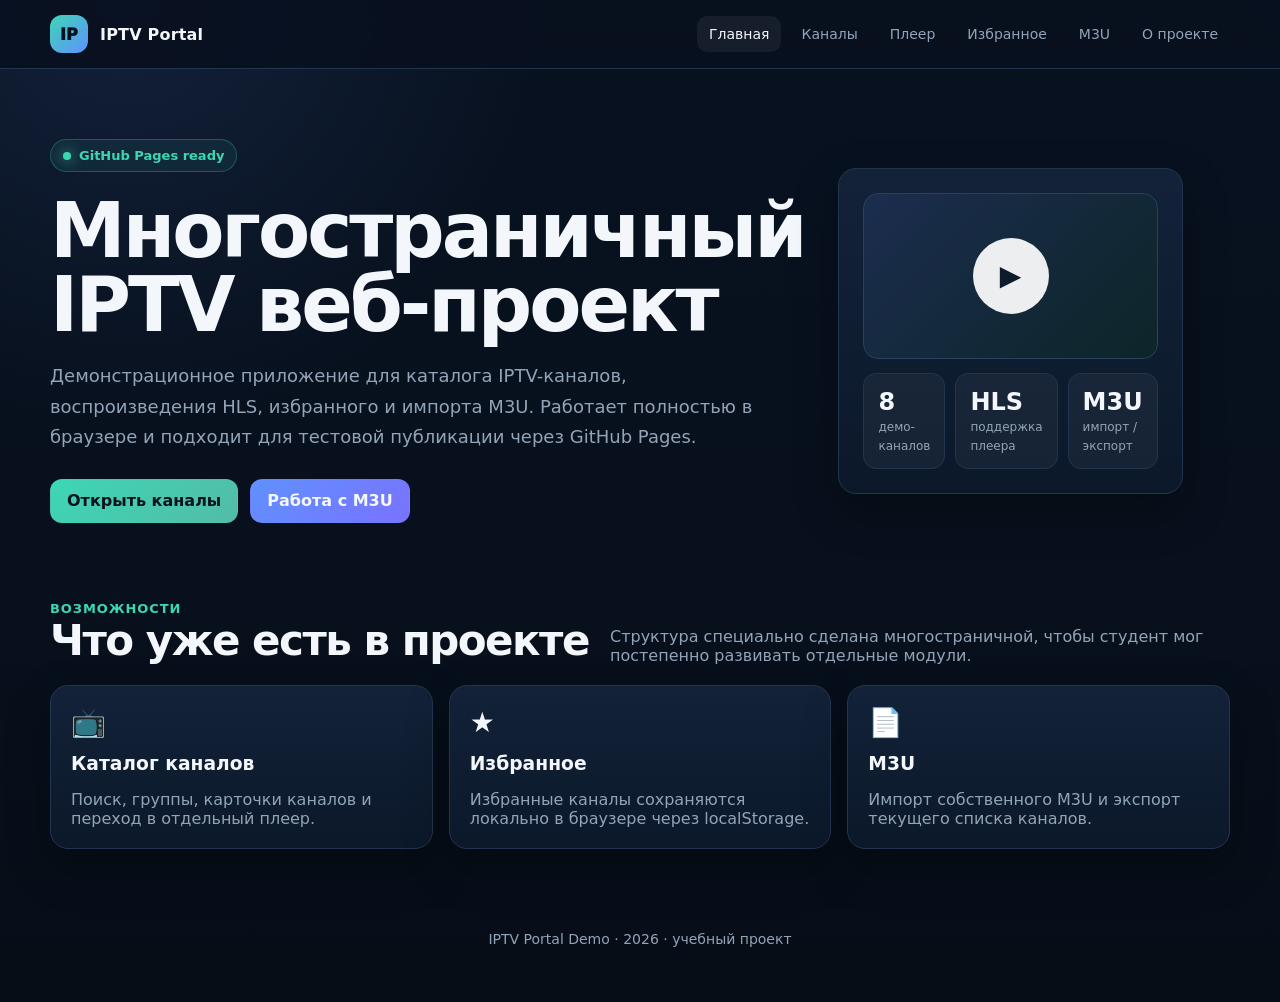
<file: index.html>
<!doctype html><html lang="ru"><head><meta charset="utf-8"><meta name="viewport" content="width=device-width,initial-scale=1"><title>IPTV Portal Demo</title><link rel="stylesheet" href="assets/css/styles.css"></head>
<body>
<header class="topbar"><div class="container nav"><a class="brand" href="index.html"><span class="logo">IP</span> IPTV Portal</a><button class="mobile-menu">☰</button><nav class="navlinks"><a class="active" href="index.html">Главная</a><a href="channels.html">Каналы</a><a href="player.html">Плеер</a><a href="favorites.html">Избранное</a><a href="playlist.html">M3U</a><a href="about.html">О проекте</a></nav></div></header>
<main>
<section class="container hero">
<div><span class="badge"><span class="dot"></span> GitHub Pages ready</span><h1>Многостраничный<br>IPTV веб-проект</h1><p class="lead">Демонстрационное приложение для каталога IPTV-каналов, воспроизведения HLS, избранного и импорта M3U. Работает полностью в браузере и подходит для тестовой публикации через GitHub Pages.</p><div class="actions"><a class="btn primary" href="channels.html">Открыть каналы</a><a class="btn secondary" href="playlist.html">Работа с M3U</a></div></div>
<div class="hero-card"><div class="screen"><div class="playmark">▶</div></div><div class="mini-stats"><div class="stat"><strong>8</strong><span>демо-каналов</span></div><div class="stat"><strong>HLS</strong><span>поддержка плеера</span></div><div class="stat"><strong>M3U</strong><span>импорт / экспорт</span></div></div></div>
</section>
<section class="section"><div class="container"><div class="section-head"><div><div class="kicker">Возможности</div><h2>Что уже есть в проекте</h2></div><p>Структура специально сделана многостраничной, чтобы студент мог постепенно развивать отдельные модули.</p></div>
<div class="grid grid-3"><div class="card feature"><div class="icon">📺</div><h3>Каталог каналов</h3><p>Поиск, группы, карточки каналов и переход в отдельный плеер.</p></div><div class="card feature"><div class="icon">★</div><h3>Избранное</h3><p>Избранные каналы сохраняются локально в браузере через localStorage.</p></div><div class="card feature"><div class="icon">📄</div><h3>M3U</h3><p>Импорт собственного M3U и экспорт текущего списка каналов.</p></div></div></div></section>
</main><footer><div class="container">IPTV Portal Demo · <span data-year></span> · учебный проект</div></footer><script src="assets/js/common.js"></script></body></html>
</file>
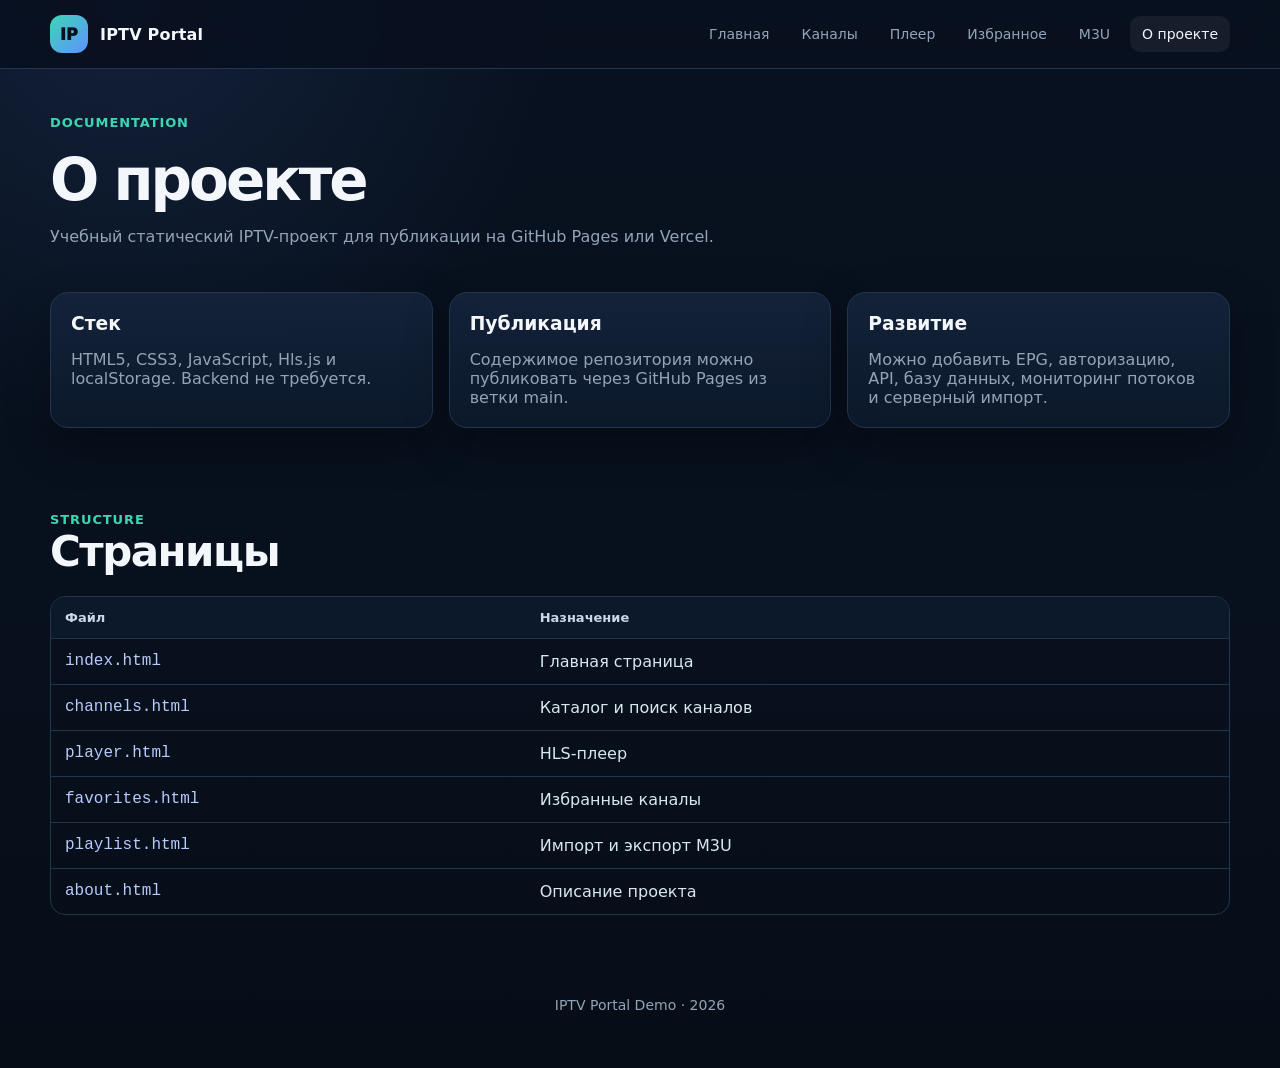
<file: about.html>
<!doctype html><html lang="ru"><head><meta charset="utf-8"><meta name="viewport" content="width=device-width,initial-scale=1"><title>О проекте — IPTV Portal</title><link rel="stylesheet" href="assets/css/styles.css"></head><body>
<header class="topbar"><div class="container nav"><a class="brand" href="index.html"><span class="logo">IP</span> IPTV Portal</a><button class="mobile-menu">☰</button><nav class="navlinks"><a href="index.html">Главная</a><a href="channels.html">Каналы</a><a href="player.html">Плеер</a><a href="favorites.html">Избранное</a><a href="playlist.html">M3U</a><a class="active" href="about.html">О проекте</a></nav></div></header>
<main class="container"><section class="page-head"><div class="kicker">Documentation</div><h1 style="font-size:clamp(38px,5vw,58px)">О проекте</h1><p>Учебный статический IPTV-проект для публикации на GitHub Pages или Vercel.</p></section>
<section class="section" style="padding-top:10px"><div class="grid grid-3"><div class="card feature"><h3>Стек</h3><p>HTML5, CSS3, JavaScript, Hls.js и localStorage. Backend не требуется.</p></div><div class="card feature"><h3>Публикация</h3><p>Содержимое репозитория можно публиковать через GitHub Pages из ветки main.</p></div><div class="card feature"><h3>Развитие</h3><p>Можно добавить EPG, авторизацию, API, базу данных, мониторинг потоков и серверный импорт.</p></div></div></section>
<section class="section"><div class="section-head"><div><div class="kicker">Structure</div><h2>Страницы</h2></div></div><div class="table-wrap"><table><thead><tr><th>Файл</th><th>Назначение</th></tr></thead><tbody><tr><td class="code">index.html</td><td>Главная страница</td></tr><tr><td class="code">channels.html</td><td>Каталог и поиск каналов</td></tr><tr><td class="code">player.html</td><td>HLS-плеер</td></tr><tr><td class="code">favorites.html</td><td>Избранные каналы</td></tr><tr><td class="code">playlist.html</td><td>Импорт и экспорт M3U</td></tr><tr><td class="code">about.html</td><td>Описание проекта</td></tr></tbody></table></div></section></main>
<footer><div class="container">IPTV Portal Demo · <span data-year></span></div></footer><script src="assets/js/common.js"></script></body></html>
</file>
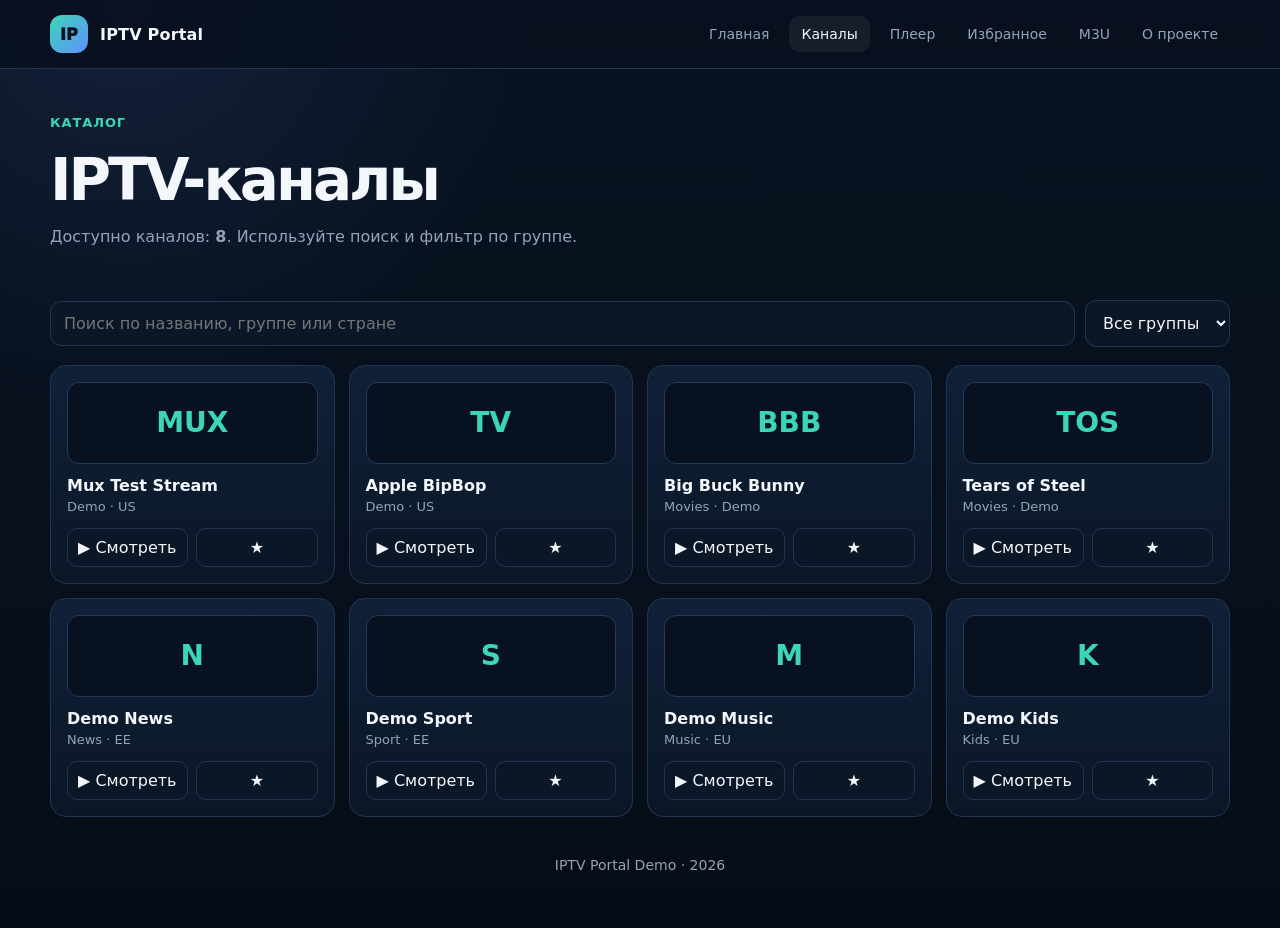
<file: channels.html>
<!doctype html><html lang="ru"><head><meta charset="utf-8"><meta name="viewport" content="width=device-width,initial-scale=1"><title>Каналы — IPTV Portal</title><link rel="stylesheet" href="assets/css/styles.css"></head><body>
<header class="topbar"><div class="container nav"><a class="brand" href="index.html"><span class="logo">IP</span> IPTV Portal</a><button class="mobile-menu">☰</button><nav class="navlinks"><a href="index.html">Главная</a><a class="active" href="channels.html">Каналы</a><a href="player.html">Плеер</a><a href="favorites.html">Избранное</a><a href="playlist.html">M3U</a><a href="about.html">О проекте</a></nav></div></header>
<main class="container"><section class="page-head"><div class="kicker">Каталог</div><h1 style="font-size:clamp(38px,5vw,58px)">IPTV-каналы</h1><p>Доступно каналов: <strong id="channelCount">0</strong>. Используйте поиск и фильтр по группе.</p></section>
<div class="toolbar"><input id="search" class="search" placeholder="Поиск по названию, группе или стране"><select id="group" class="select"></select></div><div id="channelGrid" class="channel-grid"></div></main>
<footer><div class="container">IPTV Portal Demo · <span data-year></span></div></footer><script src="assets/js/common.js"></script><script src="assets/js/channels.js"></script></body></html>
</file>
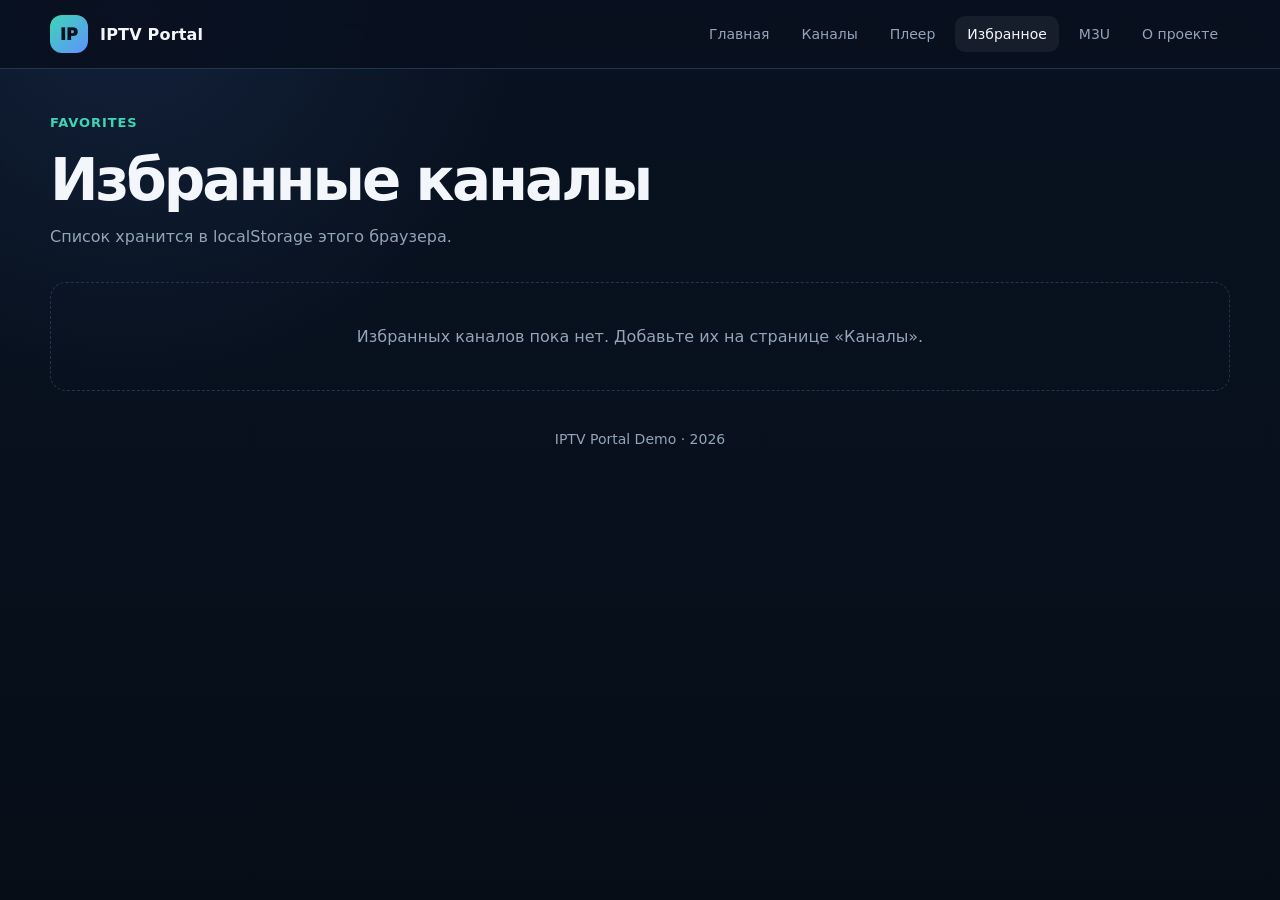
<file: favorites.html>
<!doctype html><html lang="ru"><head><meta charset="utf-8"><meta name="viewport" content="width=device-width,initial-scale=1"><title>Избранное — IPTV Portal</title><link rel="stylesheet" href="assets/css/styles.css"></head><body>
<header class="topbar"><div class="container nav"><a class="brand" href="index.html"><span class="logo">IP</span> IPTV Portal</a><button class="mobile-menu">☰</button><nav class="navlinks"><a href="index.html">Главная</a><a href="channels.html">Каналы</a><a href="player.html">Плеер</a><a class="active" href="favorites.html">Избранное</a><a href="playlist.html">M3U</a><a href="about.html">О проекте</a></nav></div></header>
<main class="container"><section class="page-head"><div class="kicker">Favorites</div><h1 style="font-size:clamp(38px,5vw,58px)">Избранные каналы</h1><p>Список хранится в localStorage этого браузера.</p></section><div id="channelGrid" class="channel-grid"></div></main>
<footer><div class="container">IPTV Portal Demo · <span data-year></span></div></footer><script src="assets/js/common.js"></script><script src="assets/js/favorites.js"></script></body></html>
</file>
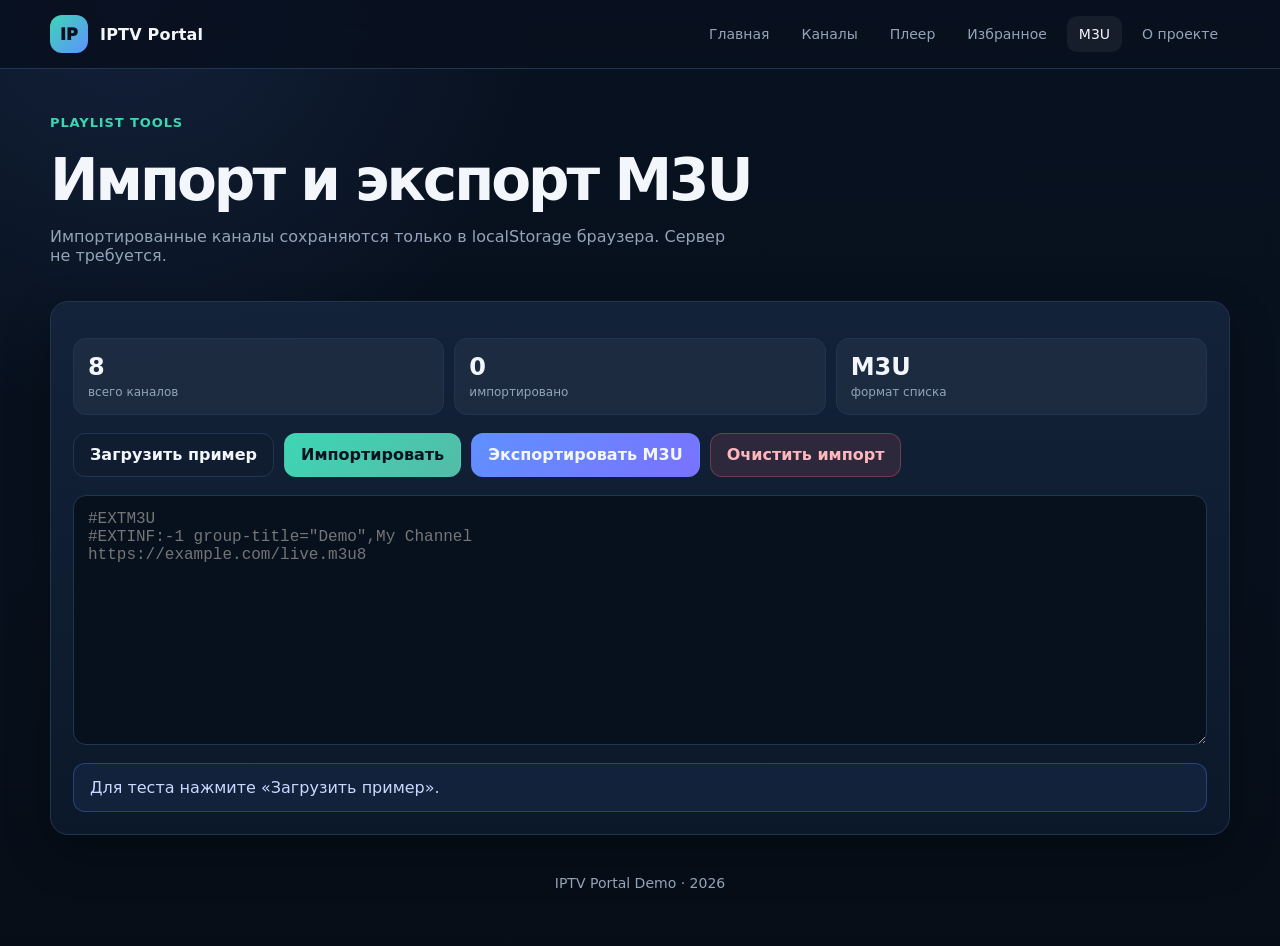
<file: playlist.html>
<!doctype html><html lang="ru"><head><meta charset="utf-8"><meta name="viewport" content="width=device-width,initial-scale=1"><title>M3U — IPTV Portal</title><link rel="stylesheet" href="assets/css/styles.css"></head><body>
<header class="topbar"><div class="container nav"><a class="brand" href="index.html"><span class="logo">IP</span> IPTV Portal</a><button class="mobile-menu">☰</button><nav class="navlinks"><a href="index.html">Главная</a><a href="channels.html">Каналы</a><a href="player.html">Плеер</a><a href="favorites.html">Избранное</a><a class="active" href="playlist.html">M3U</a><a href="about.html">О проекте</a></nav></div></header>
<main class="container"><section class="page-head"><div class="kicker">Playlist tools</div><h1 style="font-size:clamp(38px,5vw,58px)">Импорт и экспорт M3U</h1><p>Импортированные каналы сохраняются только в localStorage браузера. Сервер не требуется.</p></section>
<div class="panel playlist-box"><div class="mini-stats"><div class="stat"><strong id="totalCount">0</strong><span>всего каналов</span></div><div class="stat"><strong id="customCount">0</strong><span>импортировано</span></div><div class="stat"><strong>M3U</strong><span>формат списка</span></div></div>
<div class="toolbar"><button class="btn" id="demoBtn">Загрузить пример</button><button class="btn primary" id="importBtn">Импортировать</button><button class="btn secondary" id="exportBtn">Экспортировать M3U</button><button class="btn danger" id="clearBtn">Очистить импорт</button></div>
<textarea id="m3u" class="textarea" placeholder="#EXTM3U&#10;#EXTINF:-1 group-title=&quot;Demo&quot;,My Channel&#10;https://example.com/live.m3u8"></textarea><div id="status" class="notice" style="margin-top:14px">Для теста нажмите «Загрузить пример».</div></div></main>
<footer><div class="container">IPTV Portal Demo · <span data-year></span></div></footer><script src="assets/js/common.js"></script><script src="assets/js/playlist.js"></script></body></html>
</file>
<file: assets/css/styles.css>
:root{
  --bg:#08111f;--bg2:#0d1829;--panel:#101d31;--panel2:#14243c;
  --text:#f3f7fb;--muted:#93a4b8;--accent:#3dd6b5;--accent2:#5f91ff;
  --danger:#ff6b75;--border:#223550;--shadow:0 18px 45px rgba(0,0,0,.28);
  --radius:18px
}
*{box-sizing:border-box}
html{scroll-behavior:smooth}
body{margin:0;font-family:Inter,system-ui,-apple-system,Segoe UI,Roboto,Arial,sans-serif;background:
radial-gradient(circle at 10% 0%,rgba(95,145,255,.12),transparent 28%),
linear-gradient(180deg,var(--bg),#07101c 60%,#060d17);color:var(--text);min-height:100vh}
a{color:inherit;text-decoration:none}
button,input,select,textarea{font:inherit}
.container{width:min(1180px,calc(100% - 28px));margin:0 auto}
.topbar{position:sticky;top:0;z-index:40;background:rgba(8,17,31,.88);backdrop-filter:blur(14px);border-bottom:1px solid var(--border)}
.nav{min-height:68px;display:flex;align-items:center;justify-content:space-between;gap:20px}
.brand{display:flex;align-items:center;gap:12px;font-weight:900;letter-spacing:.2px}
.logo{width:38px;height:38px;border-radius:12px;display:grid;place-items:center;background:linear-gradient(135deg,var(--accent),var(--accent2));color:#06111e;font-weight:1000}
.navlinks{display:flex;gap:8px;flex-wrap:wrap}
.navlinks a{padding:10px 12px;border-radius:10px;color:var(--muted);font-size:14px}
.navlinks a:hover,.navlinks a.active{color:var(--text);background:rgba(255,255,255,.06)}
.mobile-menu{display:none;background:none;border:1px solid var(--border);color:var(--text);padding:8px 11px;border-radius:10px}
.hero{padding:70px 0 36px;display:grid;grid-template-columns:1.15fr .85fr;gap:34px;align-items:center}
.badge{display:inline-flex;align-items:center;gap:8px;padding:8px 12px;border:1px solid rgba(61,214,181,.28);background:rgba(61,214,181,.08);color:var(--accent);border-radius:999px;font-size:13px;font-weight:800}
.dot{width:8px;height:8px;border-radius:50%;background:var(--accent);box-shadow:0 0 14px var(--accent)}
h1{font-size:clamp(44px,6vw,76px);line-height:.98;letter-spacing:-3px;margin:22px 0 18px}
h2{font-size:clamp(28px,4vw,42px);letter-spacing:-1.5px;margin:0}
h3{margin:0}
.lead{font-size:18px;line-height:1.7;color:var(--muted);max-width:720px}
.actions{display:flex;gap:12px;flex-wrap:wrap;margin-top:26px}
.btn{display:inline-flex;align-items:center;justify-content:center;gap:8px;min-height:44px;padding:0 16px;border-radius:12px;border:1px solid var(--border);background:var(--panel);color:var(--text);cursor:pointer;font-weight:750}
.btn:hover{transform:translateY(-1px);border-color:#365071}
.btn.primary{background:linear-gradient(135deg,var(--accent),#53bca7);color:#06121d;border-color:transparent}
.btn.secondary{background:linear-gradient(135deg,var(--accent2),#7a72ff);border-color:transparent}
.btn.danger{background:rgba(255,107,117,.12);border-color:rgba(255,107,117,.3);color:#ffb7bc}
.hero-card,.card,.panel{border:1px solid var(--border);background:linear-gradient(180deg,rgba(20,36,60,.9),rgba(12,25,43,.94));box-shadow:var(--shadow);border-radius:var(--radius)}
.hero-card{padding:24px}
.screen{aspect-ratio:16/9;border-radius:15px;background:
linear-gradient(135deg,rgba(95,145,255,.25),rgba(61,214,181,.13)),
#050b13;display:grid;place-items:center;border:1px solid #29415f;overflow:hidden}
.screen .playmark{width:76px;height:76px;border-radius:50%;display:grid;place-items:center;background:rgba(255,255,255,.92);color:#0d1b2c;font-size:28px}
.mini-stats{display:grid;grid-template-columns:repeat(3,1fr);gap:10px;margin-top:14px}
.stat{padding:14px;border-radius:13px;background:rgba(255,255,255,.045);border:1px solid var(--border)}
.stat strong{display:block;font-size:24px}
.stat span{color:var(--muted);font-size:12px}
.section{padding:42px 0}
.section-head{display:flex;justify-content:space-between;align-items:end;gap:18px;margin-bottom:20px}
.section-head p{margin:0;color:var(--muted);max-width:620px}
.grid{display:grid;gap:16px}
.grid-3{grid-template-columns:repeat(3,1fr)}
.feature{padding:20px}
.feature .icon{font-size:28px;margin-bottom:14px}
.feature p{color:var(--muted);margin-bottom:0}
.page-head{padding:46px 0 20px}
.page-head p{color:var(--muted);max-width:700px}
.toolbar{display:flex;gap:10px;flex-wrap:wrap;align-items:center;margin:18px 0}
.search,.select,.input{background:#0b1727;border:1px solid var(--border);color:var(--text);padding:12px 13px;border-radius:11px;outline:none}
.search{min-width:260px;flex:1}
.search:focus,.select:focus,.input:focus{border-color:var(--accent2)}
.channel-grid{display:grid;grid-template-columns:repeat(4,1fr);gap:14px}
.channel-card{position:relative;padding:16px;border:1px solid var(--border);background:linear-gradient(180deg,#102039,#0b1727);border-radius:16px;transition:.18s ease}
.channel-card:hover{transform:translateY(-3px);border-color:#3a577a}
.channel-logo{height:82px;border-radius:12px;display:grid;place-items:center;background:#08111f;border:1px solid #233a59;font-size:28px;font-weight:900;color:var(--accent)}
.channel-meta{margin-top:12px}
.channel-name{font-weight:850;margin-bottom:4px}
.channel-group{color:var(--muted);font-size:13px}
.channel-actions{display:flex;gap:8px;margin-top:14px}
.icon-btn{flex:1;border:1px solid var(--border);background:#0b1727;color:var(--text);padding:9px 10px;border-radius:10px;cursor:pointer}
.icon-btn:hover{background:#14243c}
.icon-btn.fav.active{color:#ffd869;border-color:#806d32}
.empty{padding:44px;text-align:center;color:var(--muted);border:1px dashed var(--border);border-radius:16px}
.player-layout{display:grid;grid-template-columns:1fr 330px;gap:18px}
.video-wrap{background:#02060c;border:1px solid var(--border);border-radius:18px;overflow:hidden;box-shadow:var(--shadow)}
video{width:100%;aspect-ratio:16/9;background:#000;display:block}
.player-info{padding:18px}
.player-info p{color:var(--muted);margin:6px 0 0}
.side-list{padding:14px;max-height:620px;overflow:auto}
.side-channel{display:flex;align-items:center;gap:12px;padding:11px;border-radius:12px;cursor:pointer}
.side-channel:hover,.side-channel.active{background:rgba(255,255,255,.06)}
.side-logo{width:42px;height:42px;border-radius:10px;display:grid;place-items:center;background:#091321;border:1px solid var(--border);color:var(--accent);font-weight:900}
.side-channel small{color:var(--muted)}
.playlist-box{padding:22px}
.textarea{width:100%;min-height:250px;resize:vertical;background:#07111e;color:#d8e7f5;border:1px solid var(--border);border-radius:13px;padding:14px;font-family:ui-monospace,SFMono-Regular,Menlo,monospace}
.notice{padding:14px 16px;border-radius:12px;border:1px solid rgba(95,145,255,.3);background:rgba(95,145,255,.08);color:#c9d8ff}
.success{border-color:rgba(61,214,181,.3);background:rgba(61,214,181,.08);color:#c7fff2}
footer{padding:40px 0 55px;color:var(--muted);text-align:center;font-size:14px}
.kicker{color:var(--accent);font-weight:800;font-size:13px;text-transform:uppercase;letter-spacing:.9px}
.table-wrap{overflow:auto;border:1px solid var(--border);border-radius:15px}
table{width:100%;border-collapse:collapse;min-width:680px}
th,td{padding:13px 14px;border-bottom:1px solid var(--border);text-align:left}
th{background:#0c192a;color:#cbd7e6;font-size:13px}
td{color:#dce6f0}
tr:last-child td{border-bottom:0}
.code{font-family:ui-monospace,SFMono-Regular,Menlo,monospace;color:#b8cbff}
@media(max-width:980px){
  .hero,.player-layout{grid-template-columns:1fr}
  .channel-grid{grid-template-columns:repeat(2,1fr)}
  .grid-3{grid-template-columns:1fr}
}
@media(max-width:720px){
  .navlinks{display:none;position:absolute;top:68px;left:14px;right:14px;background:#0b1727;border:1px solid var(--border);padding:10px;border-radius:14px;box-shadow:var(--shadow)}
  .navlinks.open{display:grid}
  .mobile-menu{display:block}
  h1{letter-spacing:-2px}
  .hero{padding-top:45px}
  .channel-grid{grid-template-columns:1fr}
  .mini-stats{grid-template-columns:1fr}
  .section-head{align-items:start;flex-direction:column}
}
</file>
